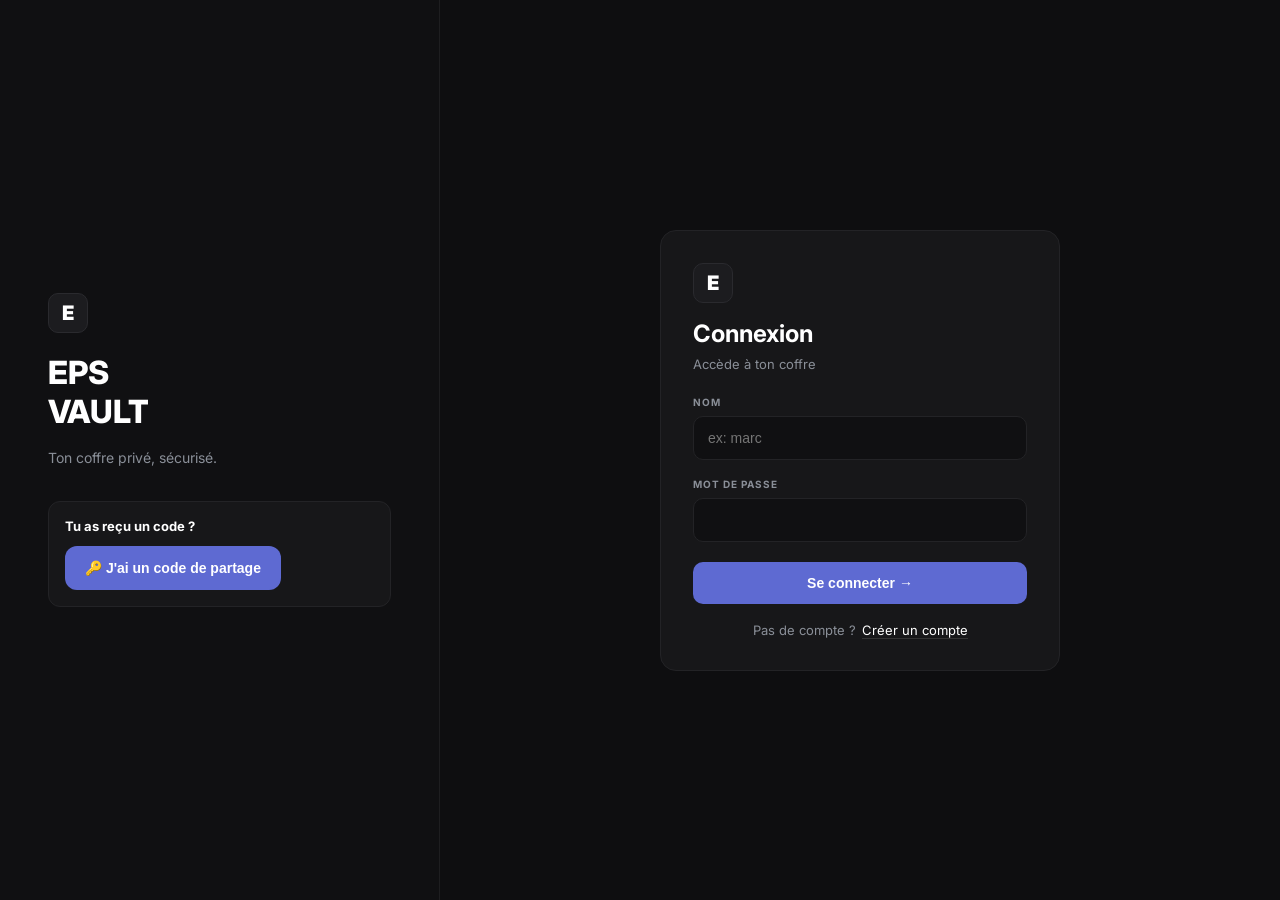
<file: index.html>
<!DOCTYPE html>
<html lang="fr"><head><meta charset="UTF-8"><meta name="viewport" content="width=device-width, initial-scale=1.0"><title>EPS VAULT</title>
<style>
@import url('https://fonts.googleapis.com/css2?family=Inter:wght@400;600;800&display=swap');*{box-sizing:border-box;margin:0;padding:0}body{background:#0E0E10;color:#fff;font-family:'Inter',sans-serif}
.shell{display:grid;grid-template-columns:440px 1fr;min-height:100vh}.left{background:#101012;border-right:1px solid #1E1E20;padding:48px;display:flex;flex-direction:column;justify-content:center}
.mark{width:40px;height:40px;background:#1C1C1F;border:1px solid #2A2A2E;border-radius:10px;display:grid;place-items:center;font-weight:900;font-size:20px}
.right{display:flex;align-items:center;justify-content:center;padding:24px}.card{width:100%;max-width:400px;background:#171719;border:1px solid #232326;border-radius:16px;padding:32px}
.muted{color:#8A8F98;font-size:13px;margin:8px 0 24px;display:block}.err{display:none;margin-top:12px;background:#FF4D4D14;border:1px solid #FF4D4D22;color:#FF6B6B;font-size:12px;padding:10px;border-radius:8px}
label{font-size:10px;letter-spacing:1px;color:#8A8F98;margin:18px 0 8px;display:block;font-weight:700}
input{background:#101012;border:1px solid #232326;border-radius:10px;padding:13px 14px;width:100%;color:#fff;font-size:14px;outline:none}
.btn{width:100%;background:#5E6AD2;color:#fff;border:none;border-radius:10px;padding:13px;font-weight:700;font-size:14px;margin-top:20px;cursor:pointer}.btn.sec{background:#1C1C1F;border:1px solid #2A2A2E}
.btn-big{background:#5E6AD2;color:#fff;border:none;border-radius:12px;padding:14px 20px;font-weight:700;font-size:14px;cursor:pointer;display:flex;gap:8px;margin-top:12px}
.bottom{margin-top:18px;text-align:center;font-size:13px;color:#8A8F98}.bottom a{color:#fff;text-decoration:none;border-bottom:1px solid #333;margin-left:6px}
.top{height:60px;border-bottom:1px solid #1E1E20;background:#101012;display:flex;align-items:center;padding:0 20px}
.layout{display:grid;grid-template-columns:240px 1fr;max-width:1300px;margin:0 auto}aside{border-right:1px solid #1E1E20;padding:16px 10px;min-height:calc(100vh - 60px);display:flex;flex-direction:column;gap:6px}
.side{width:100%;text-align:left;background:none;border:none;padding:11px 12px;border-radius:10px;font-size:13px;color:#8A8F98;cursor:pointer;display:flex;gap:8px}.side.active{background:#1C1C1F;color:#fff;border:1px solid #2A2A2E}.side.primary{background:#5E6AD2;color:#fff;font-weight:700}
.sep{height:1px;background:#1E1E20;margin:10px 0}main{padding:28px}.toolbar{display:flex;gap:12px;margin-bottom:18px}.search-wrap{flex:1;position:relative}.search-wrap input{width:100%;background:#171719;border:1px solid #232326;border-radius:10px;padding:12px 14px 12px 36px;color:#fff}.search-wrap span{position:absolute;left:12px;top:50%;transform:translateY(-50%)}
.drop{background:#171719;border:1px dashed #2A2A2E;border-radius:12px;padding:22px;display:flex;justify-content:center;cursor:pointer;color:#8A8F98}
.files{display:grid;gap:8px;margin-top:18px}.item{background:#171719;border:1px solid #232326;border-radius:12px;padding:12px 14px;display:flex;justify-content:space-between;align-items:center}
.modal{position:fixed;inset:0;background:rgba(0,0,0,.85);display:none;place-items:center;z-index:50}.modal.on{display:grid}.box{background:#171719;border:1px solid #232326;border-radius:16px;padding:28px;width:90%;max-width:420px}
.code{font-size:28px;font-weight:800;letter-spacing:4px;text-align:center;background:#101012;border:2px solid #5E6AD2;border-radius:12px;padding:16px;margin:16px 0;color:#8B8EFF}
.link{font-size:11px;background:#101012;border:1px solid #2A2A2E;border-radius:8px;padding:10px;word-break:break-all;color:#8A8F98}
.empty{border:1px dashed #2A2A2E;background:#111113;border-radius:16px;padding:40px 20px;text-align:center;color:#6A6F78}
.bottom-menu{margin-top:auto;padding-top:12px;border-top:1px solid #1E1E20;display:flex;flex-direction:column;gap:6px}
@media(max-width:900px){
  .shell{grid-template-columns:1fr}
  .left{padding:24px 20px;border:none}
  .right{padding:16px}
  .card{max-width:100%;padding:20px}
  .layout{grid-template-columns:1fr}
  .top{padding:0 14px}
  aside{
    display:flex; flex-direction:row; flex-wrap:nowrap;
    overflow-x:auto; gap:8px; padding:12px;
    min-height:auto; border-right:none;
    border-bottom:1px solid #1E1E20;
    scrollbar-width:none;
  }
  aside::-webkit-scrollbar{display:none}
  aside .side{
    width:auto; flex:0 0 auto; white-space:nowrap;
    padding:10px 14px; font-size:13px;
    border-radius:20px; background:#171719; border:1px solid #232326;
  }
  aside .side.active{background:#1C1C1F}
  aside .side.primary{background:#5E6AD2;color:#fff;border:none}
  .sep, aside div[style*="font-size:10px"]{display:none}
  .bottom-menu{
    display:flex; flex-direction:row; gap:8px;
    margin:0; padding:0; border:none;
    margin-left:auto;
  }
  main{padding:14px}
  .drop{padding:18px; font-size:14px}
  .item{padding:14px}
}
</style></head><body>
<div id="auth"></div><div id="app" style="display:none"></div>
<div id="shareModal" class="modal"><div class="box"><h3>✅ Partagé !</h3><p id="shareFileName" style="font-size:12px;color:#8A8F98;margin-top:6px"></p><div id="shareCode" class="code"></div><div id="shareLink" class="link" style="margin-top:12px"></div><div style="display:grid;grid-template-columns:1fr 1fr;gap:10px;margin-top:16px"><button id="copyCode" class="btn sec">Copier CODE</button><button id="copyLink" class="btn">Copier LIEN</button></div><button id="closeShare" class="side" style="justify-content:center;margin-top:10px">Fermer</button></div></div>
<div id="receiveModal" class="modal"><div class="box"><h2>🔑 J'ai un code</h2><input id="inCode" placeholder="Ex: X7K9P2Q4" style="margin-top:14px;text-transform:uppercase;text-align:center;font-size:20px;letter-spacing:4px;font-weight:800"><div id="receiveErr" class="err"></div><button id="doReceive" class="btn">📥 Télécharger →</button><button id="closeReceive" class="side" style="justify-content:center;margin-top:8px">Annuler</button></div></div>
<script>
const K="eps_vault_users", KS="eps_vault_shared"; 
let users=JSON.parse(localStorage.getItem(K)||"{}"); 
let shared=JSON.parse(localStorage.getItem(KS)||"{}");
const save=()=>localStorage.setItem(K,JSON.stringify(users)); 
const saveS=()=>localStorage.setItem(KS,JSON.stringify(shared));
let cur=localStorage.getItem('eps_cur'); 
let view='files';
function gen(){
  const chars="ABCDEFGHJKLMNPQRSTUVWXYZ23456789";
  const arr=new Uint32Array(8);
  crypto.getRandomValues(arr);
  let code="";
  for(let i=0;i<8;i++) code+=chars[arr[i]%chars.length];
  return code;
}
function showAuth(mode='login'){
 document.getElementById('app').style.display='none'; let a=document.getElementById('auth'); a.style.display='block';
 a.innerHTML=`<div class="shell"><div class="left"><div class="mark">E</div><h1 style="margin-top:20px;font-size:32px;font-weight:800">EPS<br>VAULT</h1><p style="color:#8A8F98;margin-top:16px;font-size:14px;line-height:1.6">Ton coffre privé, sécurisé.</p><div style="margin-top:32px;background:#171719;border:1px solid #232326;border-radius:12px;padding:16px"><div style="font-weight:700;font-size:13px;margin-bottom:8px">Tu as reçu un code ?</div><button id="btnRA" class="btn-big">🔑 J'ai un code de partage</button></div></div><div class="right"><div class="card"><div class="mark" style="margin-bottom:16px">E</div><h2>${mode==='login'?'Connexion':'Créer un compte'}</h2><span class="muted">${mode==='login'?'Accède à ton coffre':'Crée ton coffre privé'}</span><label>NOM</label><input id="u" placeholder="ex: marc"><label>MOT DE PASSE</label><input id="p" type="password"><div id="err" class="err"></div><button id="go" class="btn">${mode==='login'?'Se connecter →':'Créer mon coffre →'}</button><div class="bottom"><span>${mode==='login'?'Pas de compte ?':'Déjà un compte ?'}</span><a href="#" id="sw">${mode==='login'?'Créer un compte':'Se connecter'}</a></div></div></div></div>`;
 document.getElementById('sw').onclick=e=>{e.preventDefault();showAuth(mode==='login'?'register':'login')};
 document.getElementById('btnRA').onclick=()=>document.getElementById('receiveModal').classList.add('on');
 document.getElementById('go').onclick=()=>{
  let u=document.getElementById('u').value.trim(),p=document.getElementById('p').value,err=document.getElementById('err');
  if(u.length<3||p.length<3){err.style.display='block';err.textContent='3 caractères mini';return}
  if(mode==='login'){if(!users[u]||users[u].pw!==p){err.style.display='block';err.textContent='Mauvais identifiants';return}localStorage.setItem('eps_cur',u);location.reload()}
  else{if(users[u]){err.style.display='block';err.textContent='Nom pris';return}users[u]={pw:p,files:[],trash:[]};save();localStorage.setItem('eps_cur',u);location.reload()}
 };
}
function showApp(){
 document.getElementById('auth').style.display='none'; let d=document.getElementById('app'); d.style.display='block'; let u=users[cur]; if(!u.trash) u.trash=[];
 d.innerHTML=`<div class="top"><div style="display:flex;align-items:center;gap:10px"><div class="mark" style="width:28px;height:28px;font-size:14px">E</div><b>${cur} - EPS VAULT</b></div></div>
 <div class="layout"><aside>
  <button id="vFiles" class="side active">📁 Fichiers (${u.files.length})</button>
  <button id="vTrash" class="side">🗑️ Corbeille (${u.trash.length})</button>
  <div class="sep"></div>
  <div style="font-size:10px;color:#555;padding:4px 12px">PARTAGE</div>
  <button id="btnMenuReceive" class="side primary">🔑 J'ai un code</button>
  <button id="btnMenuShares" class="side">🔗 Mes partages (${Object.keys(shared).length})</button>
  <div class="bottom-menu"><button id="emptyTrash" class="side" style="color:#FF6B6B;display:${u.trash.length?'flex':'none'}">🧹 Vider corbeille</button><button id="logout" class="side">🚪 Déconnexion</button></div>
 </aside><main><div class="toolbar"><div class="search-wrap"><span>🔍</span><input id="search" placeholder="Rechercher un fichier..."></div></div><div id="drop" class="drop">📁 Déposez fichiers ici ou cliquez</div><input type="file" id="file" multiple hidden><div id="list" class="files"></div></main></div>`;
 let file=document.getElementById('file'),drop=document.getElementById('drop');drop.onclick=()=>file.click();drop.ondragover=e=>e.preventDefault();drop.ondrop=e=>{e.preventDefault();handle(e.dataTransfer.files)};file.onchange=()=>handle(file.files);
 function handle(fs){for(let f of fs){let r=new FileReader();r.onload=ev=>{users[cur].files.unshift({id:Date.now()+Math.random(),name:f.name,size:f.size,data:ev.target.result});save();render()};r.readAsDataURL(f)}};
 window.share=id=>{
  let f=[...users[cur].files,...users[cur].trash].find(x=>x.id==id);
  let c=gen(); while(shared[c]) c=gen();
  shared[c]={name:f.name,size:f.size,data:f.data,created:Date.now()};
  saveS();
  document.getElementById('shareFileName').textContent=f.name;
  document.getElementById('shareCode').textContent=c;
  document.getElementById('shareLink').textContent=location.origin+location.pathname+'?share='+c;
  document.getElementById('shareModal').classList.add('on');
  render();
 };
 window.del=id=>{let i=users[cur].files.findIndex(x=>x.id==id);if(i>-1){let f=users[cur].files[i];f.deletedAt=Date.now();users[cur].trash.unshift(f);users[cur].files.splice(i,1);save();render()}};
 window.restore=id=>{let i=users[cur].trash.findIndex(x=>x.id==id);if(i>-1){users[cur].files.unshift(users[cur].trash[i]);users[cur].trash.splice(i,1);save();render()}};
 window.permDel=id=>{if(!confirm('Supprimer définitivement ?'))return;users[cur].trash=users[cur].trash.filter(x=>x.id!=id);save();render()};
 window.dl=id=>{let f=[...users[cur].files,...users[cur].trash].find(x=>x.id==id);if(!f){let s=shared[id];if(s){let a=document.createElement('a');a.href=s.data;a.download=s.name;a.click();return}} let a=document.createElement('a');a.href=f.data;a.download=f.name;a.click()};
 function render(){
  let q=(document.getElementById('search')?.value||'').toLowerCase();let list=document.getElementById('list');
  if(view==='files'){let fs=u.files.filter(x=>!q||x.name.toLowerCase().includes(q));list.innerHTML=fs.length?fs.map(f=>`<div class="item"><div><b>${f.name}</b><br><small>${(f.size/1024).toFixed(0)} KB</small></div><div style="display:flex;gap:6px"><button onclick="share('${f.id}')" class="side" style="width:auto;background:#5E6AD214;color:#8B8EFF">Partager</button><button onclick="dl('${f.id}')" class="side" style="width:auto">DL</button><button onclick="del('${f.id}')" class="side" style="width:auto;color:#FF6B6B">🗑️</button></div></div>`).join(''):'<div class="empty">📁 Aucun fichier</div>'}
  else if(view==='trash'){let fs=u.trash.filter(x=>!q||x.name.toLowerCase().includes(q));list.innerHTML=fs.length?fs.map(f=>`<div class="item"><div><b>${f.name}</b></div><div style="display:flex;gap:6px"><button onclick="restore('${f.id}')" class="side" style="width:auto;color:#5E6AD2">↩️ Restaurer</button><button onclick="permDel('${f.id}')" class="side" style="width:auto;color:#FF6B6B">Suppr.</button></div></div>`).join(''):'<div class="empty">🗑️ Corbeille vide</div>'}
  else if(view==='shares'){let codes=Object.entries(shared);list.innerHTML=codes.length?codes.map(([c,f])=>`<div class="item"><div><b style="color:#8B8EFF;letter-spacing:2px">${c}</b> - ${f.name}</div><div style="display:flex;gap:6px"><button onclick="dl('${c}')" class="side" style="width:auto">DL</button><button onclick="revoke('${c}')" class="side" style="width:auto;color:#FF6B6B">Révoquer</button></div></div>`).join(''):'<div class="empty">🔗 Aucun partage</div>'}
  document.getElementById('vFiles').innerHTML=`📁 Fichiers (${u.files.length})`;document.getElementById('vTrash').innerHTML=`🗑️ Corbeille (${u.trash.length})`;document.getElementById('btnMenuShares').innerHTML=`🔗 Mes partages (${Object.keys(shared).length})`;
 }
 window.revoke=c=>{delete shared[c];saveS();render()};
 document.getElementById('vFiles').onclick=()=>{view='files';setActive('vFiles');document.getElementById('drop').style.display='flex';render()};
 document.getElementById('vTrash').onclick=()=>{view='trash';setActive('vTrash');document.getElementById('drop').style.display='none';render()};
 document.getElementById('btnMenuShares').onclick=()=>{view='shares';setActive('btnMenuShares');document.getElementById('drop').style.display='none';render()};
 function setActive(id){['vFiles','vTrash','btnMenuShares'].forEach(x=>document.getElementById(x).classList.remove('active'));document.getElementById(id).classList.add('active');}
 document.getElementById('btnMenuReceive').onclick=()=>document.getElementById('receiveModal').classList.add('on');
 document.getElementById('emptyTrash').onclick=()=>{users[cur].trash=[];save();render()};
 document.getElementById('logout').onclick=()=>{localStorage.removeItem('eps_cur');location.reload()};
 document.getElementById('search').oninput=render; render();
}
document.getElementById('closeShare').onclick=()=>document.getElementById('shareModal').classList.remove('on');document.getElementById('closeReceive').onclick=()=>document.getElementById('receiveModal').classList.remove('on');
document.getElementById('copyCode').onclick=()=>{navigator.clipboard.writeText(document.getElementById('shareCode').textContent);alert('CODE: '+document.getElementById('shareCode').textContent)};document.getElementById('copyLink').onclick=()=>{navigator.clipboard.writeText(document.getElementById('shareLink').textContent);alert('LIEN copié')};
document.getElementById('doReceive').onclick=()=>{let c=document.getElementById('inCode').value.trim().toUpperCase(),err=document.getElementById('receiveErr');let f=shared[c];if(!f){err.style.display='block';err.textContent='Code invalide';return}err.style.display='none';document.getElementById('receiveModal').classList.remove('on');let a=document.createElement('a');a.href=f.data;a.download=f.name;a.click()};
if(!cur||!users[cur]) showAuth('login'); else showApp();
</script></body></html>
</file>
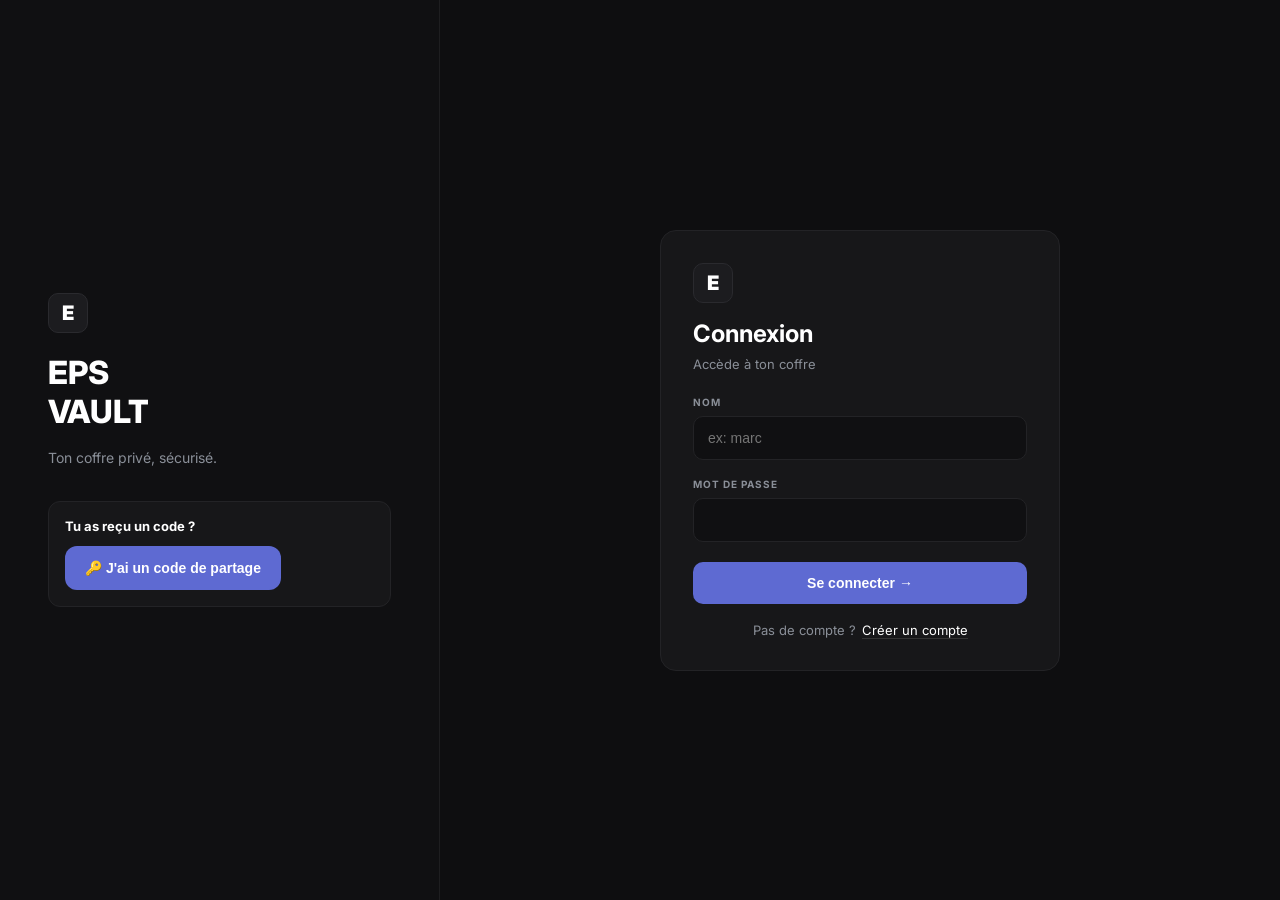
<file: index .html>
<!DOCTYPE html>
<html lang="fr"><head><meta charset="UTF-8"><meta name="viewport" content="width=device-width, initial-scale=1.0"><title>EPS VAULT</title>
<style>
@import url('https://fonts.googleapis.com/css2?family=Inter:wght@400;600;800&display=swap');*{box-sizing:border-box;margin:0;padding:0}body{background:#0E0E10;color:#fff;font-family:'Inter',sans-serif}
.shell{display:grid;grid-template-columns:440px 1fr;min-height:100vh}.left{background:#101012;border-right:1px solid #1E1E20;padding:48px;display:flex;flex-direction:column;justify-content:center}
.mark{width:40px;height:40px;background:#1C1C1F;border:1px solid #2A2A2E;border-radius:10px;display:grid;place-items:center;font-weight:900;font-size:20px}
.right{display:flex;align-items:center;justify-content:center;padding:24px}.card{width:100%;max-width:400px;background:#171719;border:1px solid #232326;border-radius:16px;padding:32px}
.muted{color:#8A8F98;font-size:13px;margin:8px 0 24px;display:block}.err{display:none;margin-top:12px;background:#FF4D4D14;border:1px solid #FF4D4D22;color:#FF6B6B;font-size:12px;padding:10px;border-radius:8px}
label{font-size:10px;letter-spacing:1px;color:#8A8F98;margin:18px 0 8px;display:block;font-weight:700}
input{background:#101012;border:1px solid #232326;border-radius:10px;padding:13px 14px;width:100%;color:#fff;font-size:14px;outline:none}
.btn{width:100%;background:#5E6AD2;color:#fff;border:none;border-radius:10px;padding:13px;font-weight:700;font-size:14px;margin-top:20px;cursor:pointer}.btn.sec{background:#1C1C1F;border:1px solid #2A2A2E}
.btn-big{background:#5E6AD2;color:#fff;border:none;border-radius:12px;padding:14px 20px;font-weight:700;font-size:14px;cursor:pointer;display:flex;gap:8px;margin-top:12px}
.bottom{margin-top:18px;text-align:center;font-size:13px;color:#8A8F98}.bottom a{color:#fff;text-decoration:none;border-bottom:1px solid #333;margin-left:6px}
.top{height:60px;border-bottom:1px solid #1E1E20;background:#101012;display:flex;align-items:center;padding:0 20px}
.layout{display:grid;grid-template-columns:240px 1fr;max-width:1300px;margin:0 auto}aside{border-right:1px solid #1E1E20;padding:16px 10px;min-height:calc(100vh - 60px);display:flex;flex-direction:column;gap:6px}
.side{width:100%;text-align:left;background:none;border:none;padding:11px 12px;border-radius:10px;font-size:13px;color:#8A8F98;cursor:pointer;display:flex;gap:8px}.side.active{background:#1C1C1F;color:#fff;border:1px solid #2A2A2E}.side.primary{background:#5E6AD2;color:#fff;font-weight:700}
.sep{height:1px;background:#1E1E20;margin:10px 0}main{padding:28px}.toolbar{display:flex;gap:12px;margin-bottom:18px}.search-wrap{flex:1;position:relative}.search-wrap input{width:100%;background:#171719;border:1px solid #232326;border-radius:10px;padding:12px 14px 12px 36px;color:#fff}.search-wrap span{position:absolute;left:12px;top:50%;transform:translateY(-50%)}
.drop{background:#171719;border:1px dashed #2A2A2E;border-radius:12px;padding:22px;display:flex;justify-content:center;cursor:pointer;color:#8A8F98}
.files{display:grid;gap:8px;margin-top:18px}.item{background:#171719;border:1px solid #232326;border-radius:12px;padding:12px 14px;display:flex;justify-content:space-between;align-items:center}
.modal{position:fixed;inset:0;background:rgba(0,0,0,.85);display:none;place-items:center;z-index:50}.modal.on{display:grid}.box{background:#171719;border:1px solid #232326;border-radius:16px;padding:28px;width:90%;max-width:420px}
.code{font-size:28px;font-weight:800;letter-spacing:4px;text-align:center;background:#101012;border:2px solid #5E6AD2;border-radius:12px;padding:16px;margin:16px 0;color:#8B8EFF}
.link{font-size:11px;background:#101012;border:1px solid #2A2A2E;border-radius:8px;padding:10px;word-break:break-all;color:#8A8F98}
.empty{border:1px dashed #2A2A2E;background:#111113;border-radius:16px;padding:40px 20px;text-align:center;color:#6A6F78}
.bottom-menu{margin-top:auto;padding-top:12px;border-top:1px solid #1E1E20;display:flex;flex-direction:column;gap:6px}
</style></head><body>
<div id="auth"></div><div id="app" style="display:none"></div>
<div id="shareModal" class="modal"><div class="box"><h3>✅ Partagé !</h3><p id="shareFileName" style="font-size:12px;color:#8A8F98;margin-top:6px"></p><div id="shareCode" class="code"></div><div id="shareLink" class="link" style="margin-top:12px"></div><div style="display:grid;grid-template-columns:1fr 1fr;gap:10px;margin-top:16px"><button id="copyCode" class="btn sec">Copier CODE</button><button id="copyLink" class="btn">Copier LIEN</button></div><button id="closeShare" class="side" style="justify-content:center;margin-top:10px">Fermer</button></div></div>
<div id="receiveModal" class="modal"><div class="box"><h2>🔑 J'ai un code</h2><input id="inCode" placeholder="Ex: X7K9P2Q4" style="margin-top:14px;text-transform:uppercase;text-align:center;font-size:20px;letter-spacing:4px;font-weight:800"><div id="receiveErr" class="err"></div><button id="doReceive" class="btn">📥 Télécharger →</button><button id="closeReceive" class="side" style="justify-content:center;margin-top:8px">Annuler</button></div></div>
<script>
const K="eps_vault_users", KS="eps_vault_shared"; 
let users=JSON.parse(localStorage.getItem(K)||"{}"); 
let shared=JSON.parse(localStorage.getItem(KS)||"{}");
const save=()=>localStorage.setItem(K,JSON.stringify(users)); 
const saveS=()=>localStorage.setItem(KS,JSON.stringify(shared));
let cur=localStorage.getItem('eps_cur'); 
let view='files';
function gen(){
  const chars="ABCDEFGHJKLMNPQRSTUVWXYZ23456789";
  const arr=new Uint32Array(8);
  crypto.getRandomValues(arr);
  let code="";
  for(let i=0;i<8;i++) code+=chars[arr[i]%chars.length];
  return code;
}
function showAuth(mode='login'){
 document.getElementById('app').style.display='none'; let a=document.getElementById('auth'); a.style.display='block';
 a.innerHTML=`<div class="shell"><div class="left"><div class="mark">E</div><h1 style="margin-top:20px;font-size:32px;font-weight:800">EPS<br>VAULT</h1><p style="color:#8A8F98;margin-top:16px;font-size:14px;line-height:1.6">Ton coffre privé, sécurisé.</p><div style="margin-top:32px;background:#171719;border:1px solid #232326;border-radius:12px;padding:16px"><div style="font-weight:700;font-size:13px;margin-bottom:8px">Tu as reçu un code ?</div><button id="btnRA" class="btn-big">🔑 J'ai un code de partage</button></div></div><div class="right"><div class="card"><div class="mark" style="margin-bottom:16px">E</div><h2>${mode==='login'?'Connexion':'Créer un compte'}</h2><span class="muted">${mode==='login'?'Accède à ton coffre':'Crée ton coffre privé'}</span><label>NOM</label><input id="u" placeholder="ex: marc"><label>MOT DE PASSE</label><input id="p" type="password"><div id="err" class="err"></div><button id="go" class="btn">${mode==='login'?'Se connecter →':'Créer mon coffre →'}</button><div class="bottom"><span>${mode==='login'?'Pas de compte ?':'Déjà un compte ?'}</span><a href="#" id="sw">${mode==='login'?'Créer un compte':'Se connecter'}</a></div></div></div></div>`;
 document.getElementById('sw').onclick=e=>{e.preventDefault();showAuth(mode==='login'?'register':'login')};
 document.getElementById('btnRA').onclick=()=>document.getElementById('receiveModal').classList.add('on');
 document.getElementById('go').onclick=()=>{
  let u=document.getElementById('u').value.trim(),p=document.getElementById('p').value,err=document.getElementById('err');
  if(u.length<3||p.length<3){err.style.display='block';err.textContent='3 caractères mini';return}
  if(mode==='login'){if(!users[u]||users[u].pw!==p){err.style.display='block';err.textContent='Mauvais identifiants';return}localStorage.setItem('eps_cur',u);location.reload()}
  else{if(users[u]){err.style.display='block';err.textContent='Nom pris';return}users[u]={pw:p,files:[],trash:[]};save();localStorage.setItem('eps_cur',u);location.reload()}
 };
}
function showApp(){
 document.getElementById('auth').style.display='none'; let d=document.getElementById('app'); d.style.display='block'; let u=users[cur]; if(!u.trash) u.trash=[];
 d.innerHTML=`<div class="top"><div style="display:flex;align-items:center;gap:10px"><div class="mark" style="width:28px;height:28px;font-size:14px">E</div><b>${cur} - EPS VAULT</b></div></div>
 <div class="layout"><aside>
  <button id="vFiles" class="side active">📁 Fichiers (${u.files.length})</button>
  <button id="vTrash" class="side">🗑️ Corbeille (${u.trash.length})</button>
  <div class="sep"></div>
  <div style="font-size:10px;color:#555;padding:4px 12px">PARTAGE</div>
  <button id="btnMenuReceive" class="side primary">🔑 J'ai un code</button>
  <button id="btnMenuShares" class="side">🔗 Mes partages (${Object.keys(shared).length})</button>
  <div class="bottom-menu"><button id="emptyTrash" class="side" style="color:#FF6B6B;display:${u.trash.length?'flex':'none'}">🧹 Vider corbeille</button><button id="logout" class="side">🚪 Déconnexion</button></div>
 </aside><main><div class="toolbar"><div class="search-wrap"><span>🔍</span><input id="search" placeholder="Rechercher un fichier..."></div></div><div id="drop" class="drop">📁 Déposez fichiers ici ou cliquez</div><input type="file" id="file" multiple hidden><div id="list" class="files"></div></main></div>`;
 let file=document.getElementById('file'),drop=document.getElementById('drop');drop.onclick=()=>file.click();drop.ondragover=e=>e.preventDefault();drop.ondrop=e=>{e.preventDefault();handle(e.dataTransfer.files)};file.onchange=()=>handle(file.files);
 function handle(fs){for(let f of fs){let r=new FileReader();r.onload=ev=>{users[cur].files.unshift({id:Date.now()+Math.random(),name:f.name,size:f.size,data:ev.target.result});save();render()};r.readAsDataURL(f)}};
 window.share=id=>{
  let f=[...users[cur].files,...users[cur].trash].find(x=>x.id==id);
  let c=gen(); while(shared[c]) c=gen();
  shared[c]={name:f.name,size:f.size,data:f.data,created:Date.now()};
  saveS();
  document.getElementById('shareFileName').textContent=f.name;
  document.getElementById('shareCode').textContent=c;
  document.getElementById('shareLink').textContent=location.origin+location.pathname+'?share='+c;
  document.getElementById('shareModal').classList.add('on');
  render();
 };
 window.del=id=>{let i=users[cur].files.findIndex(x=>x.id==id);if(i>-1){let f=users[cur].files[i];f.deletedAt=Date.now();users[cur].trash.unshift(f);users[cur].files.splice(i,1);save();render()}};
 window.restore=id=>{let i=users[cur].trash.findIndex(x=>x.id==id);if(i>-1){users[cur].files.unshift(users[cur].trash[i]);users[cur].trash.splice(i,1);save();render()}};
 window.permDel=id=>{if(!confirm('Supprimer définitivement ?'))return;users[cur].trash=users[cur].trash.filter(x=>x.id!=id);save();render()};
 window.dl=id=>{let f=[...users[cur].files,...users[cur].trash].find(x=>x.id==id);if(!f){let s=shared[id];if(s){let a=document.createElement('a');a.href=s.data;a.download=s.name;a.click();return}} let a=document.createElement('a');a.href=f.data;a.download=f.name;a.click()};
 function render(){
  let q=(document.getElementById('search')?.value||'').toLowerCase();let list=document.getElementById('list');
  if(view==='files'){let fs=u.files.filter(x=>!q||x.name.toLowerCase().includes(q));list.innerHTML=fs.length?fs.map(f=>`<div class="item"><div><b>${f.name}</b><br><small>${(f.size/1024).toFixed(0)} KB</small></div><div style="display:flex;gap:6px"><button onclick="share('${f.id}')" class="side" style="width:auto;background:#5E6AD214;color:#8B8EFF">Partager</button><button onclick="dl('${f.id}')" class="side" style="width:auto">DL</button><button onclick="del('${f.id}')" class="side" style="width:auto;color:#FF6B6B">🗑️</button></div></div>`).join(''):'<div class="empty">📁 Aucun fichier</div>'}
  else if(view==='trash'){let fs=u.trash.filter(x=>!q||x.name.toLowerCase().includes(q));list.innerHTML=fs.length?fs.map(f=>`<div class="item"><div><b>${f.name}</b></div><div style="display:flex;gap:6px"><button onclick="restore('${f.id}')" class="side" style="width:auto;color:#5E6AD2">↩️ Restaurer</button><button onclick="permDel('${f.id}')" class="side" style="width:auto;color:#FF6B6B">Suppr.</button></div></div>`).join(''):'<div class="empty">🗑️ Corbeille vide</div>'}
  else if(view==='shares'){let codes=Object.entries(shared);list.innerHTML=codes.length?codes.map(([c,f])=>`<div class="item"><div><b style="color:#8B8EFF;letter-spacing:2px">${c}</b> - ${f.name}</div><div style="display:flex;gap:6px"><button onclick="dl('${c}')" class="side" style="width:auto">DL</button><button onclick="revoke('${c}')" class="side" style="width:auto;color:#FF6B6B">Révoquer</button></div></div>`).join(''):'<div class="empty">🔗 Aucun partage</div>'}
  document.getElementById('vFiles').innerHTML=`📁 Fichiers (${u.files.length})`;document.getElementById('vTrash').innerHTML=`🗑️ Corbeille (${u.trash.length})`;document.getElementById('btnMenuShares').innerHTML=`🔗 Mes partages (${Object.keys(shared).length})`;
 }
 window.revoke=c=>{delete shared[c];saveS();render()};
 document.getElementById('vFiles').onclick=()=>{view='files';setActive('vFiles');document.getElementById('drop').style.display='flex';render()};
 document.getElementById('vTrash').onclick=()=>{view='trash';setActive('vTrash');document.getElementById('drop').style.display='none';render()};
 document.getElementById('btnMenuShares').onclick=()=>{view='shares';setActive('btnMenuShares');document.getElementById('drop').style.display='none';render()};
 function setActive(id){['vFiles','vTrash','btnMenuShares'].forEach(x=>document.getElementById(x).classList.remove('active'));document.getElementById(id).classList.add('active');}
 document.getElementById('btnMenuReceive').onclick=()=>document.getElementById('receiveModal').classList.add('on');
 document.getElementById('emptyTrash').onclick=()=>{users[cur].trash=[];save();render()};
 document.getElementById('logout').onclick=()=>{localStorage.removeItem('eps_cur');location.reload()};
 document.getElementById('search').oninput=render; render();
}
document.getElementById('closeShare').onclick=()=>document.getElementById('shareModal').classList.remove('on');document.getElementById('closeReceive').onclick=()=>document.getElementById('receiveModal').classList.remove('on');
document.getElementById('copyCode').onclick=()=>{navigator.clipboard.writeText(document.getElementById('shareCode').textContent);alert('CODE: '+document.getElementById('shareCode').textContent)};document.getElementById('copyLink').onclick=()=>{navigator.clipboard.writeText(document.getElementById('shareLink').textContent);alert('LIEN copié')};
document.getElementById('doReceive').onclick=()=>{let c=document.getElementById('inCode').value.trim().toUpperCase(),err=document.getElementById('receiveErr');let f=shared[c];if(!f){err.style.display='block';err.textContent='Code invalide';return}err.style.display='none';document.getElementById('receiveModal').classList.remove('on');let a=document.createElement('a');a.href=f.data;a.download=f.name;a.click()};
if(!cur||!users[cur]) showAuth('login'); else showApp();
</script></body></html>
</file>
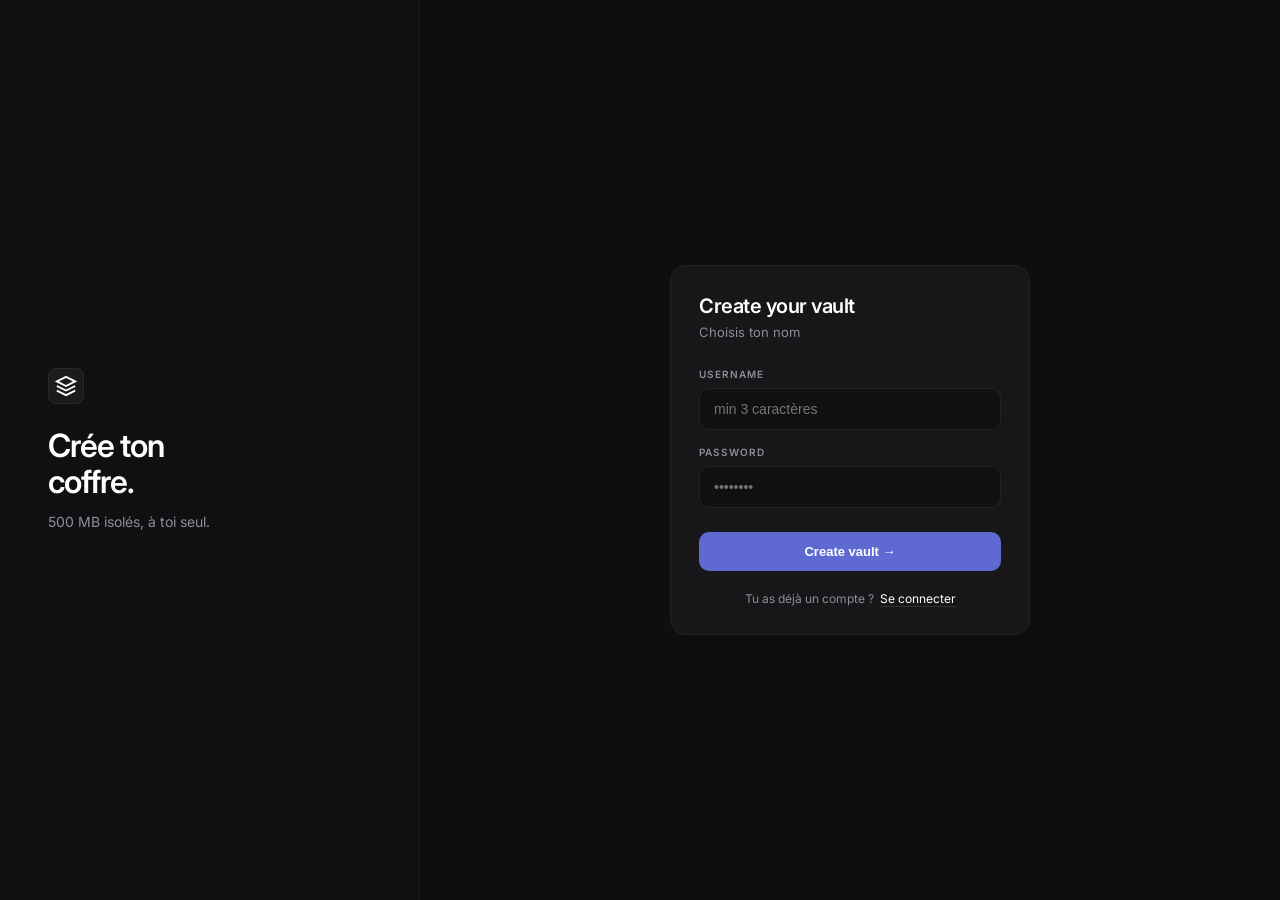
<file: register.html>
<!DOCTYPE html><html lang="fr"><head><meta charset="UTF-8"><meta name="viewport" content="width=device-width, initial-scale=1.0"><title>EPS Vault — Créer</title><link rel="stylesheet" href="style.css"></head><body>
<div class="shell"><div class="left"><div class="mark"><svg width="22" height="22" viewBox="0 0 24 24" fill="none" stroke="white" stroke-width="2"><path d="M12 2L2 7l10 5 10-5-10-5z"/><path d="M2 17l10 5 10-5"/><path d="M2 12l10 5 10-5"/></svg></div><h1>Crée ton<br>coffre.</h1><p>500 MB isolés, à toi seul.</p></div>
<div class="right"><div class="card"><h2>Create your vault</h2><span class="muted">Choisis ton nom</span><label>USERNAME</label><input id="u" placeholder="min 3 caractères"><label>PASSWORD</label><input id="p" type="password" placeholder="••••••••"><div id="err" class="err"></div><button id="reg" class="btn-primary">Create vault →</button><div class="bottom"><span>Tu as déjà un compte ?</span><a href="index.html">Se connecter</a></div></div></div></div>
<script src="app.js"></script></body></html>
</file>
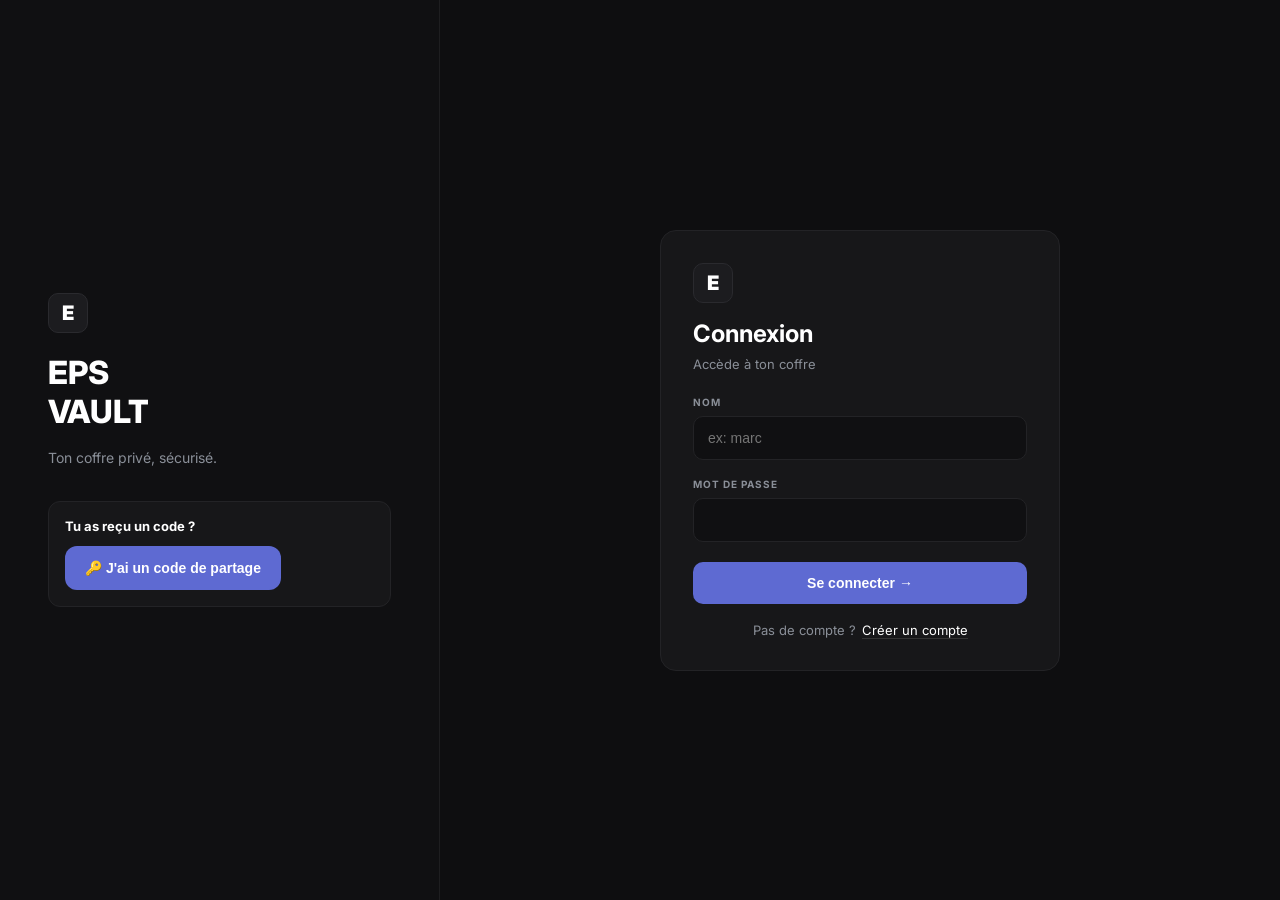
<file: vault.html>
<!DOCTYPE html><html lang="fr"><head><meta charset="UTF-8"><meta name="viewport" content="width=device-width, initial-scale=1.0"><title>Vault</title><link rel="stylesheet" href="style.css"></head><body class="app">
<header class="topbar">
  <div class="tb-left">
    <div class="mark sm"><span>E</span></div>
    <b id="uname"></b><span id="quota" class="pill"></span>
  </div>
  <div class="tb-right"><input id="search" placeholder="Search files…"><button id="logout" class="ghost">Log out</button></div>
</header>
<div class="app-layout"><aside><button data-mode="all" class="side active">All files</button><button data-mode="fav" class="side">★ Favorites</button><button data-mode="trash" class="side">Trash</button><div class="sep"></div><div id="folders"></div><button id="newF" class="side muted">+ New folder</button></aside>
<main><div id="drop" class="drop"><svg width="18" height="18" viewBox="0 0 24 24" fill="none" stroke="#8A8F98" stroke-width="2"><path d="M21 15v4a2 2 0 0 1-2 2H5a2 2 0 0 1-2-2v-4"/><polyline points="17 8 12 3 7 8"/><line x1="12" y1="3" x2="12" y2="15"/></svg><span>Drop files here or click to browse</span></div><input type="file" id="file" multiple hidden><div id="list" class="files"></div></main></div>
<script src="app.js"></script></body></html>
</file>
<file: style.css>
@import url('https://fonts.googleapis.com/css2?family=Inter:wght@400;500;600;700&display=swap');
*{box-sizing:border-box;margin:0;padding:0}
body{background:#0E0E10;color:#fff;font-family:'Inter',sans-serif;min-height:100vh}
.shell{display:grid;grid-template-columns:420px 1fr;min-height:100vh}
.left{background:#101012;border-right:1px solid #1E1E20;padding:48px;display:flex;flex-direction:column;justify-content:center}
.mark{width:36px;height:36px;background:#1C1C1F;border:1px solid #2A2A2E;border-radius:8px;display:grid;place-items:center;margin-bottom:24px}
.mark.sm{width:28px;height:28px;margin:0;display:grid;place-items:center;font-weight:800;font-size:14px;color:#fff}
.mark.sm span{font-weight:900}
.left h1{font-size:32px;font-weight:600;letter-spacing:-1px;line-height:1.1;margin-bottom:12px}
.left p{color:#8A8F98;font-size:14px;line-height:1.5}
.right{display:flex;align-items:center;justify-content:center;padding:24px;background:#0E0E10}
.card{width:100%;max-width:360px;background:#171719;border:1px solid #232326;border-radius:16px;padding:28px}
.card h2{font-size:20px;font-weight:600;letter-spacing:-0.5px}
.muted{font-size:13px;color:#8A8F98;display:block;margin:6px 0 28px}
label{font-size:10px;letter-spacing:1px;color:#8A8F98;margin:16px 0 8px;display:block;font-weight:600}
input{background:#101012;border:1px solid #232326;border-radius:10px;padding:12px 14px;width:100%;color:#fff;font-size:14px;outline:none}
input:focus{border-color:#4E4E57;background:#151517}
.err{display:none;margin-top:12px;background:#FF4D4D14;border:1px solid #FF4D4D22;color:#FF6B6B;font-size:12px;padding:8px 12px;border-radius:8px}
.btn-primary{width:100%;background:#5E6AD2;color:#fff;border:none;border-radius:10px;padding:12px;font-weight:600;font-size:13px;margin-top:24px;cursor:pointer}
.btn-primary:hover{background:#6B78E0}
.bottom{margin-top:20px;text-align:center;font-size:12px;color:#8A8F98}.bottom a{color:#fff;text-decoration:none;margin-left:6px;border-bottom:1px solid #333}
.app{background:#0E0E10;color:#fff;min-height:100vh}
.topbar{height:52px;border-bottom:1px solid #1E1E20;background:#101012;display:flex;justify-content:space-between;align-items:center;padding:0 20px;position:sticky;top:0}
.tb-left{display:flex;align-items:center;gap:10px}.pill{background:#1C1C1F;border:1px solid #2A2A2E;border-radius:20px;padding:4px 10px;font-size:11px;color:#8A8F98}
.tb-right{display:flex;gap:10px}#search{background:#171719;border:1px solid #232326;border-radius:8px;padding:8px 12px;font-size:12px;width:200px;color:#fff}
.ghost{background:transparent;border:1px solid #232326;border-radius:8px;padding:8px 12px;color:#8A8F98;font-size:12px;cursor:pointer}
.app-layout{display:grid;grid-template-columns:200px 1fr;max-width:1200px;margin:0 auto}
aside{border-right:1px solid #1E1E20;padding:20px 12px;min-height:calc(100vh - 52px)}.side{width:100%;text-align:left;background:none;border:none;padding:8px 10px;border-radius:8px;font-size:13px;color:#8A8F98;cursor:pointer}.side.active{background:#1C1C1F;color:#fff}.side.muted{color:#5A5A60}.sep{height:1px;background:#1E1E20;margin:12px 0}
main{padding:32px}.drop{background:#171719;border:1px dashed #2A2A2E;border-radius:12px;padding:20px;display:flex;gap:12px;align-items:center;justify-content:center;cursor:pointer;color:#8A8F98;font-size:13px}.drop:hover{border-color:#5E6AD2;color:#fff}
.files{margin-top:20px;display:grid;gap:8px}.item{background:#171719;border:1px solid #232326;border-radius:12px;padding:12px 14px;display:flex;justify-content:space-between;align-items:center}.item:hover{border-color:#3A3A40}
.item b{font-size:13px;font-weight:500}.item small{font-size:11px;color:#8A8F98}.item .acts{display:flex;gap:6px}.item .acts button{background:#1C1C1F;border:1px solid #2A2A2E;border-radius:8px;padding:6px 10px;color:#8A8F98;font-size:11px;cursor:pointer}
@media(max-width:800px){.shell{grid-template-columns:1fr}.left{display:none}.app-layout{grid-template-columns:1fr}aside{display:none}}
</file>
